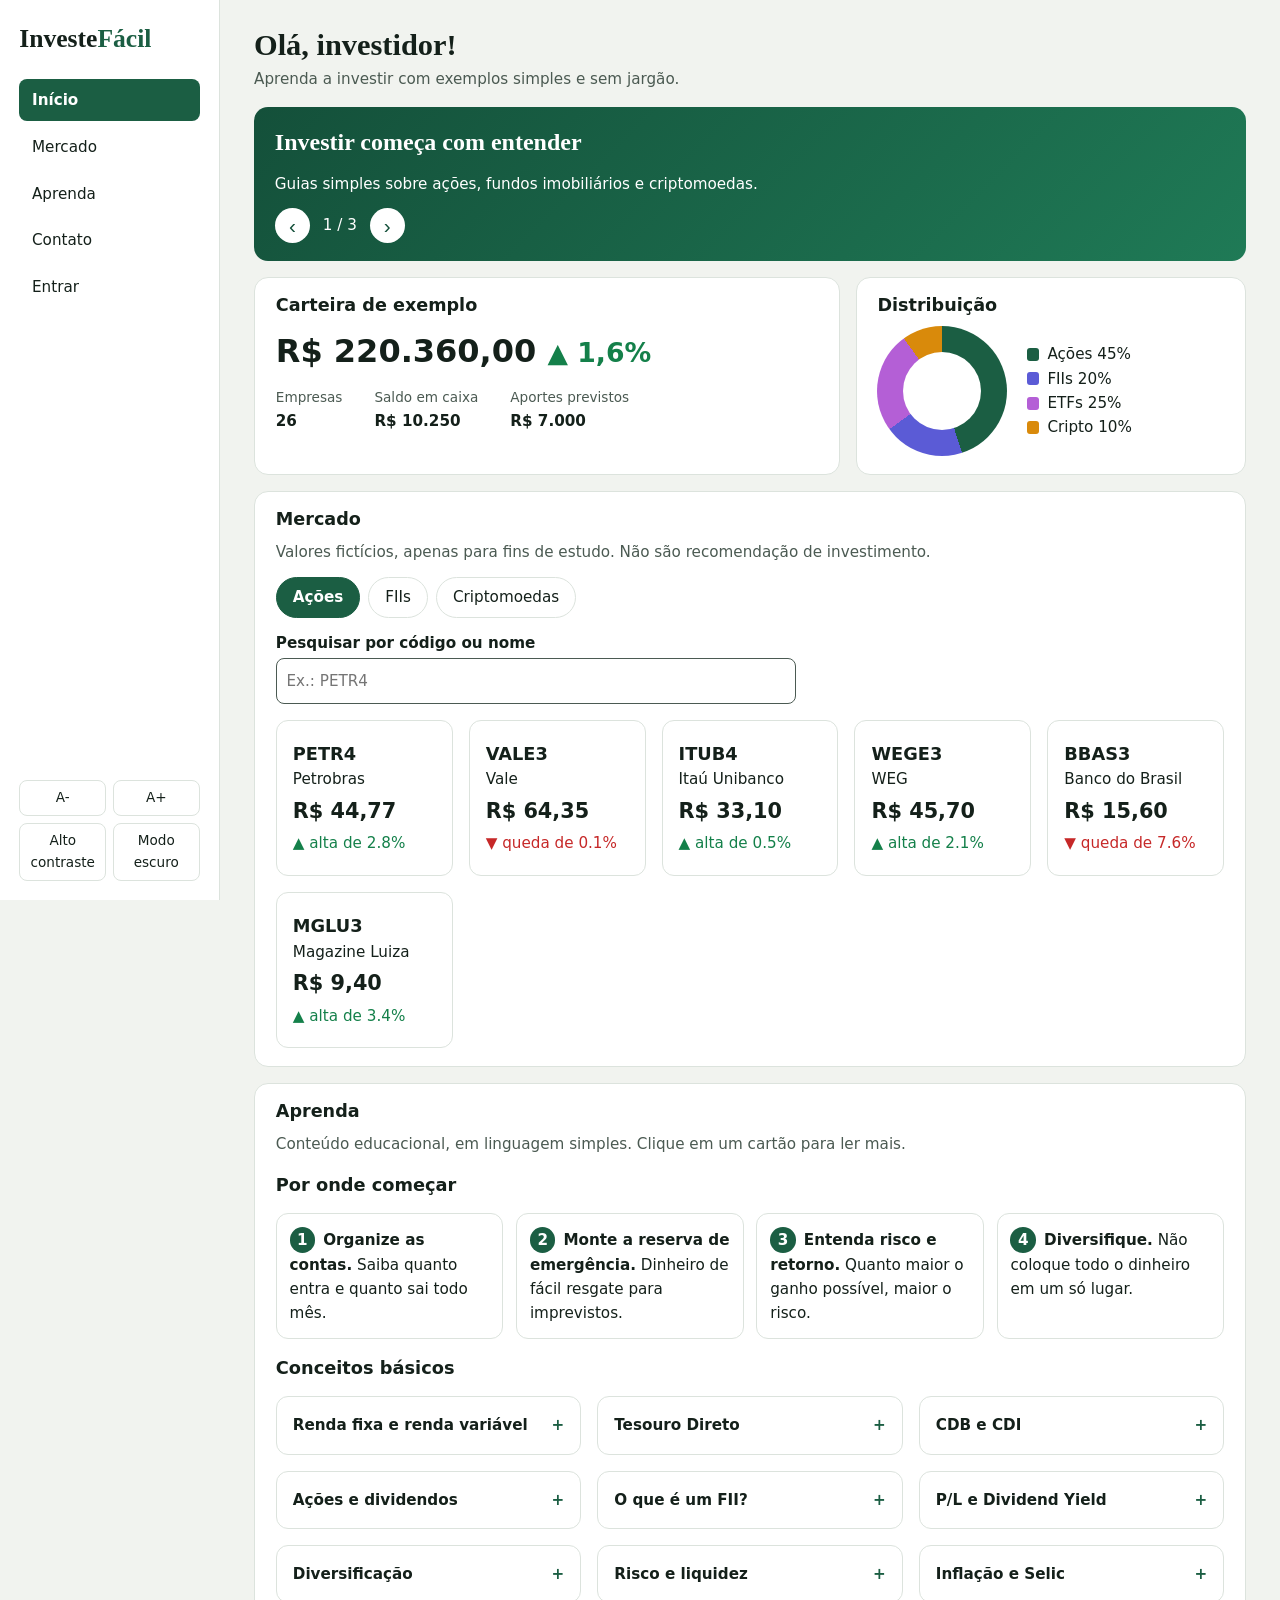
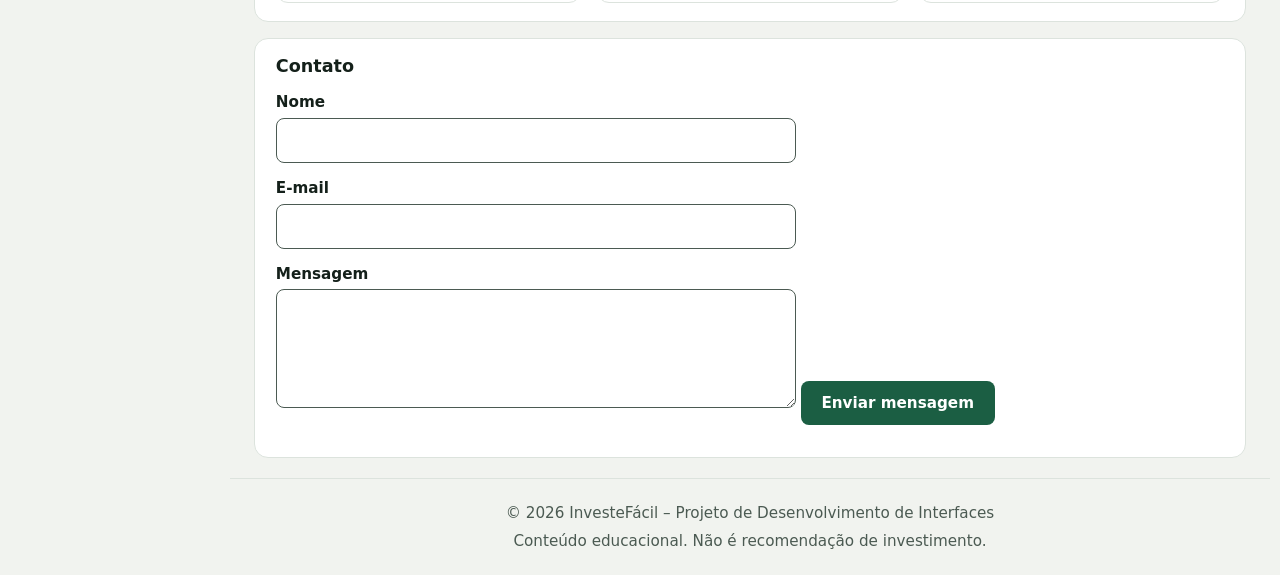
<file: index.html>
<!DOCTYPE html>
<html lang="pt-br">
<head>
<meta charset="UTF-8">
<meta name="viewport" content="width=device-width, initial-scale=1">
<title>InvesteFácil – Aprenda a investir</title>
<link rel="stylesheet" href="css/style.css">
</head>
<body>
<a class="skip" href="#main">Pular para o conteúdo</a>
<div class="app">
<aside class="side">
  <a class="logo" href="index.html">Investe<b>Fácil</b></a>
  <nav aria-label="Principal">
    <a class="on" href="#inicio" aria-current="page">Início</a>
    <a href="#mercado">Mercado</a>
    <a href="#aprenda">Aprenda</a>
    <a href="#contato">Contato</a>
    <a href="login.html">Entrar</a>
  </nav>
  <div class="a11y" role="group" aria-label="Acessibilidade">
    <button id="fMenos" aria-label="Diminuir fonte">A-</button>
    <button id="fMais" aria-label="Aumentar fonte">A+</button>
    <button id="contraste" aria-pressed="false">Alto contraste</button>
    <button id="tema" aria-pressed="false">Modo escuro</button>
  </div>
</aside>

<main class="main" id="main">
  <header id="inicio">
    <h1 class="ola">Olá, investidor!</h1>
    <p class="mut">Aprenda a investir com exemplos simples e sem jargão.</p>
  </header>

  <section class="panel hero" aria-label="Destaques">
    <div id="carousel">
      <div class="slide ativo"><h2>Investir começa com entender</h2><p>Guias simples sobre ações, fundos imobiliários e criptomoedas.</p></div>
      <div class="slide"><h2>Acompanhe o mercado</h2><p>Veja cotações de exemplo e pesquise por código ou nome.</p></div>
      <div class="slide"><h2>Dividendos, explicados</h2><p>Aprenda como as empresas repartem o lucro com você.</p></div>
      <div class="ctrl">
        <button id="prev" aria-label="Slide anterior">‹</button>
        <span id="pos" aria-live="polite">1 / 3</span>
        <button id="next" aria-label="Próximo slide">›</button>
      </div>
    </div>
  </section>

  <div class="cols">
    <section class="panel" aria-label="Carteira de exemplo">
      <h2>Carteira de exemplo</h2>
      <p class="valor">R$ 220.360,00 <small class="up">▲ 1,6%</small></p>
      <div class="stats">
        <div><span>Empresas</span><b>26</b></div>
        <div><span>Saldo em caixa</span><b>R$ 10.250</b></div>
        <div><span>Aportes previstos</span><b>R$ 7.000</b></div>
      </div>
      <div id="grafico"></div>
    </section>
    <section class="panel" aria-label="Distribuição da carteira">
      <h2>Distribuição</h2>
      <div class="donutbox">
        <div class="donut" role="img" aria-label="Ações 45%, FIIs 20%, ETFs 25%, Cripto 10%"></div>
        <ul class="leg">
          <li><i style="background:var(--c1)"></i>Ações 45%</li>
          <li><i style="background:var(--c2)"></i>FIIs 20%</li>
          <li><i style="background:var(--c3)"></i>ETFs 25%</li>
          <li><i style="background:var(--c4)"></i>Cripto 10%</li>
        </ul>
      </div>
    </section>
  </div>

  <section id="mercado" class="panel">
    <h2>Mercado</h2>
    <p class="aviso">Valores fictícios, apenas para fins de estudo. Não são recomendação de investimento.</p>
    <div class="tabs" role="tablist" aria-label="Categorias">
      <button role="tab" aria-selected="true" data-aba="acoes">Ações</button>
      <button role="tab" aria-selected="false" data-aba="fiis">FIIs</button>
      <button role="tab" aria-selected="false" data-aba="criptos">Criptomoedas</button>
    </div>
    <label for="busca">Pesquisar por código ou nome</label>
    <input type="search" id="busca" placeholder="Ex.: PETR4">
    <div class="grid" id="cards" role="tabpanel" aria-live="polite"></div>
  </section>

  <section id="aprenda" class="panel">
    <h2>Aprenda</h2>
    <p class="aviso">Conteúdo educacional, em linguagem simples. Clique em um cartão para ler mais.</p>

    <h3>Por onde começar</h3>
    <ol class="trilha">
      <li><b>Organize as contas.</b> Saiba quanto entra e quanto sai todo mês.</li>
      <li><b>Monte a reserva de emergência.</b> Dinheiro de fácil resgate para imprevistos.</li>
      <li><b>Entenda risco e retorno.</b> Quanto maior o ganho possível, maior o risco.</li>
      <li><b>Diversifique.</b> Não coloque todo o dinheiro em um só lugar.</li>
    </ol>

    <h3>Conceitos básicos</h3>
    <div class="grid">
      <details class="card"><summary>Renda fixa e renda variável</summary>
        <p>Na renda fixa, a regra de rendimento é conhecida na hora da aplicação, como uma taxa combinada ou atrelada a um índice. Na renda variável, como ações e FIIs, o retorno muda com o mercado e pode ser negativo.</p></details>
      <details class="card"><summary>Tesouro Direto</summary>
        <p>Você empresta dinheiro ao governo federal e recebe juros em troca. É considerado um dos investimentos mais seguros do país. Há títulos atrelados à Selic, à inflação (IPCA) ou com taxa definida na compra. Vender antes do vencimento pode render menos em alguns títulos.</p></details>
      <details class="card"><summary>CDB e CDI</summary>
        <p>O CDB é um empréstimo que você faz a um banco. Muitos pagam um percentual do CDI, taxa que acompanha de perto a Selic. O FGC protege até R$ 250 mil por CPF em cada instituição, dentro das regras dele.</p></details>
      <details class="card"><summary>Ações e dividendos</summary>
        <p>Uma ação é uma pequena parte de uma empresa. Você pode ganhar quando o preço sobe ou quando a empresa reparte parte do lucro (dividendos). O preço também pode cair, e você pode perder dinheiro.</p></details>
      <details class="card"><summary>O que é um FII?</summary>
        <p>Fundos imobiliários reúnem o dinheiro de muitos investidores para aplicar em imóveis ou em títulos do setor. A maioria distribui rendimentos todo mês, e o valor varia. As cotas são negociadas na bolsa, como ações.</p></details>
      <details class="card"><summary>P/L e Dividend Yield</summary>
        <p>O P/L divide o preço da ação pelo lucro por ação e mostra quantos anos de lucro o preço atual representa. O Dividend Yield divide os dividendos pagos em 12 meses pelo preço e mostra o retorno em dividendos. Nenhum dos dois, sozinho, diz se vale a pena comprar.</p></details>
      <details class="card"><summary>Diversificação</summary>
        <p>Distribuir o dinheiro entre tipos diferentes de investimento (renda fixa, ações, FIIs) e entre várias empresas reduz o impacto de uma queda isolada. É a ideia de não colocar todos os ovos na mesma cesta.</p></details>
      <details class="card"><summary>Risco e liquidez</summary>
        <p>Risco é a chance de o resultado ser diferente do esperado, inclusive perder dinheiro. Liquidez é a rapidez com que você transforma o investimento em dinheiro. A poupança tem liquidez alta, e um imóvel tem liquidez baixa.</p></details>
      <details class="card"><summary>Inflação e Selic</summary>
        <p>Inflação é o aumento geral dos preços: ela reduz o poder de compra do dinheiro parado. A Selic é a taxa básica de juros do país, definida pelo Banco Central. Quando a Selic sobe, a renda fixa tende a render mais.</p></details>
    </div>
  </section>

  <section id="contato" class="panel">
    <h2>Contato</h2>
    <form id="formContato" novalidate>
      <label for="nome">Nome</label>
      <input id="nome" name="nome" required autocomplete="name">
      <label for="email">E-mail</label>
      <input id="email" name="email" type="email" required autocomplete="email">
      <label for="msg">Mensagem</label>
      <textarea id="msg" name="msg" rows="4" required></textarea>
      <button type="submit" class="btn">Enviar mensagem</button>
      <p id="retorno" role="status"></p>
    </form>
  </section>

  <footer class="rodape">
    <p>© 2026 InvesteFácil – Projeto de Desenvolvimento de Interfaces</p>
    <p>Conteúdo educacional. Não é recomendação de investimento.</p>
  </footer>
</main>
</div>
<script src="js/script.js"></script>
</body>
</html>
</file>
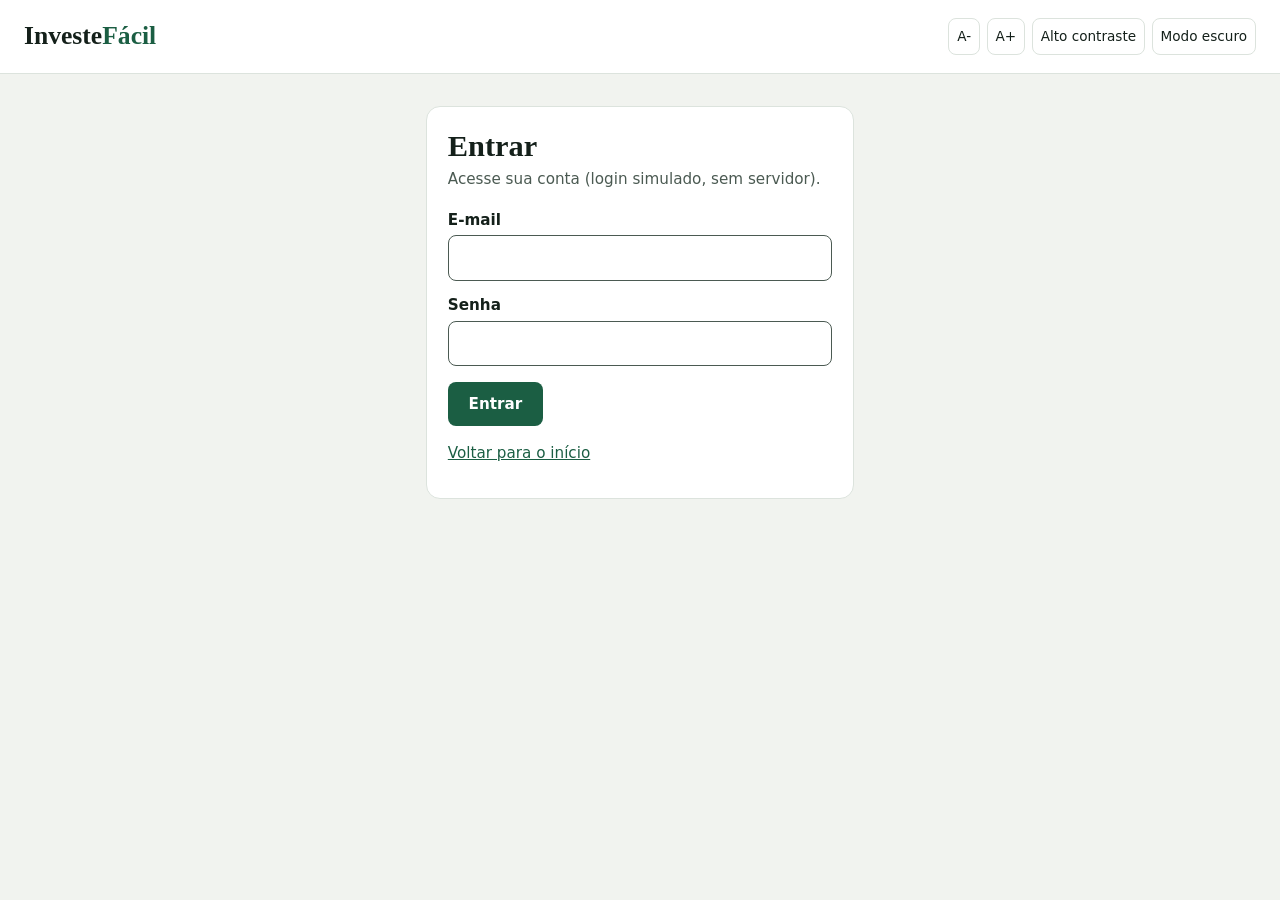
<file: login.html>
<!DOCTYPE html>
<html lang="pt-br">
<head>
<meta charset="UTF-8">
<meta name="viewport" content="width=device-width, initial-scale=1">
<title>Entrar – InvesteFácil</title>
<link rel="stylesheet" href="css/style.css">
</head>
<body>
<header class="topo">
  <a class="logo" href="index.html">Investe<b>Fácil</b></a>
  <div class="a11y" role="group" aria-label="Acessibilidade">
    <button id="fMenos" aria-label="Diminuir fonte">A-</button>
    <button id="fMais" aria-label="Aumentar fonte">A+</button>
    <button id="contraste" aria-pressed="false">Alto contraste</button>
    <button id="tema" aria-pressed="false">Modo escuro</button>
  </div>
</header>
<main class="centro" id="main">
  <section class="panel">
    <h1 class="ola">Entrar</h1>
    <p class="mut">Acesse sua conta (login simulado, sem servidor).</p>
    <form id="formLogin" novalidate>
      <label for="lemail">E-mail</label>
      <input id="lemail" type="email" required autocomplete="email">
      <label for="lsenha">Senha</label>
      <input id="lsenha" type="password" required autocomplete="current-password">
      <button type="submit" class="btn">Entrar</button>
      <p id="retorno" role="status"></p>
    </form>
    <p><a href="index.html">Voltar para o início</a></p>
  </section>
</main>
<script src="js/script.js"></script>
</body>
</html>
</file>
<file: css/style.css>
/* InvesteFácil v2 - painel com barra lateral. Verde-floresta + neutros quentes */
:root{--bg:#F1F3EF;--card:#fff;--side:#fff;--txt:#14201A;--mut:#4B5A52;--acc:#1B5E43;--onacc:#fff;--up:#14804A;--down:#C62828;--bd:#DCE3DD;--c1:#1B5E43;--c2:#5B5BD6;--c3:#B45FD6;--c4:#D98A0B;--fs:100%}
[data-theme=dark]{--bg:#0E1512;--card:#16211C;--side:#121B17;--txt:#E7EEE9;--mut:#B3C2B9;--acc:#4ADE80;--onacc:#0E1512;--up:#4ADE80;--down:#FF8A80;--bd:#28372F;--c1:#4ADE80;--c2:#8B8BFF;--c3:#D79BF0;--c4:#F5B94A}
[data-contrast=alto]{--bg:#000;--card:#000;--side:#000;--txt:#fff;--mut:#fff;--acc:#FFD400;--onacc:#000;--up:#00FF7F;--down:#FF6B6B;--bd:#fff;--c1:#FFD400;--c2:#00FFFF;--c3:#FF7BFF;--c4:#fff}
*{box-sizing:border-box}
html{font-size:var(--fs);scroll-behavior:smooth}
body{font-size:.95rem;margin:0;font-family:system-ui,"Segoe UI",Arial,sans-serif;line-height:1.6;background:var(--bg);color:var(--txt)}
:focus-visible{outline:3px solid #FFB800;outline-offset:2px}
.skip{position:absolute;left:-999px;background:#fff;color:#000;padding:.5rem}
.skip:focus{left:0;z-index:9}
a{color:var(--acc)}
h1,h2,h3{line-height:1.2}
.app{display:grid;grid-template-columns:220px minmax(0,1fr);min-height:100vh}
.side{position:sticky;top:0;height:100vh;overflow:auto;display:flex;flex-direction:column;gap:1.2rem;padding:1.2rem;background:var(--side);border-right:1px solid var(--bd)}
.logo{font-family:Georgia,"Times New Roman",serif;font-size:1.6rem;font-weight:700;color:var(--txt);text-decoration:none}
.logo b{color:var(--acc)}
.side nav{display:flex;flex-direction:column;gap:.3rem}
.side nav a{padding:.55rem .8rem;border-radius:8px;color:var(--txt);text-decoration:none}
.side nav a:hover{background:var(--bg)}
.side nav a.on{background:var(--acc);color:var(--onacc);font-weight:600}
.a11y{margin-top:auto;display:grid;grid-template-columns:1fr 1fr;gap:.4rem}
.a11y button{padding:.4rem .5rem;border:1px solid var(--bd);border-radius:8px;background:var(--card);color:var(--txt);font:inherit;font-size:.85rem;cursor:pointer}
.a11y button[aria-pressed=true]{background:var(--acc);color:var(--onacc);border-color:var(--acc)}
.main{padding:1.5rem 1.5rem 0;max-width:1040px;width:100%;margin:0 auto}
.ola{font-family:Georgia,"Times New Roman",serif;font-size:1.9rem;font-weight:700;margin:.2rem 0}
.mut{color:var(--mut);margin:.2rem 0 1rem}
.panel{background:var(--card);border:1px solid var(--bd);border-radius:14px;padding:1.1rem 1.3rem;margin-bottom:1rem}
.panel h2{margin:0 0 .6rem;font-size:1.1rem}
.hero{background:linear-gradient(135deg,#14503A,#1F7A56);color:#fff;border:0;text-align:left}
.slide{display:none;min-height:80px}
.slide.ativo{display:block}
.slide h2{font-family:Georgia,serif;font-size:1.5rem;margin:.2rem 0}
.ctrl{display:flex;gap:.8rem;align-items:center}
.ctrl button{width:2.2rem;height:2.2rem;border:0;border-radius:50%;background:#fff;color:#14503A;font-size:1.3rem;cursor:pointer}
.cols{display:grid;grid-template-columns:3fr 2fr;gap:1rem}
.valor{font-size:2rem;font-weight:700;margin:0}
.stats{display:flex;gap:2rem;flex-wrap:wrap;margin:.6rem 0}
.stats span{display:block;color:var(--mut);font-size:.85rem}
#grafico svg{width:100%;height:110px;display:block}
#grafico polyline{fill:none;stroke:var(--acc);stroke-width:2.5;vector-effect:non-scaling-stroke}
.donutbox{display:flex;align-items:center;gap:1.2rem;flex-wrap:wrap}
.donut{width:130px;height:130px;border-radius:50%;position:relative;background:conic-gradient(var(--c1) 0 45%,var(--c2) 45% 65%,var(--c3) 65% 90%,var(--c4) 90% 100%)}
.donut::after{content:"";position:absolute;inset:26px;border-radius:50%;background:var(--card)}
.leg{list-style:none;margin:0;padding:0}
.leg li{display:flex;gap:.5rem;align-items:center}
.leg i{width:.8rem;height:.8rem;border-radius:3px;display:inline-block}
.aviso{color:var(--mut);margin:0 0 .8rem}
.tabs{display:flex;gap:.5rem;flex-wrap:wrap;margin-bottom:.8rem}
.tabs button{padding:.45rem 1rem;border:1px solid var(--bd);border-radius:999px;background:var(--card);color:var(--txt);font:inherit;cursor:pointer}
.tabs button[aria-selected=true]{background:var(--acc);color:var(--onacc);border-color:var(--acc);font-weight:700}
label{display:block;margin:.8rem 0 .2rem;font-weight:600}
input,textarea{width:100%;max-width:520px;padding:.6rem;border:1px solid var(--mut);border-radius:8px;background:var(--card);color:var(--txt);font:inherit}
.grid{display:grid;grid-template-columns:repeat(auto-fill,minmax(170px,1fr));gap:1rem;margin-top:1rem}
.card{border:1px solid var(--bd);border-radius:12px;padding:1rem;background:var(--card)}
.card h3{margin:.4rem 0 0}
.card p{margin:.2rem 0}
.av{display:inline-grid;place-items:center;width:2.2rem;height:2.2rem;border-radius:50%;background:var(--acc);color:var(--onacc);font-weight:700;font-size:.8rem}
.preco{font-size:1.3rem;font-weight:700}
.up{color:var(--up)}.down{color:var(--down)}
.btn{margin-top:1rem;padding:.6rem 1.3rem;border:0;border-radius:8px;background:var(--acc);color:var(--onacc);font:inherit;font-weight:700;cursor:pointer}
.rodape{margin:1.2rem -1.5rem 0;padding:1.2rem;text-align:center;color:var(--mut);border-top:1px solid var(--bd)}
.rodape p{margin:.2rem}
.centro{max-width:460px;margin:2rem auto;padding:0 1rem}
.topo{display:flex;justify-content:space-between;align-items:center;flex-wrap:wrap;gap:.8rem;padding:1rem 1.5rem;background:var(--side);border-bottom:1px solid var(--bd)}
.topo .a11y{margin:0;grid-template-columns:repeat(4,auto)}
#grafico:empty{display:none}
#aprenda .grid{grid-template-columns:repeat(3,1fr)}
@media(max-width:820px){
 #aprenda .grid{grid-template-columns:1fr}
 .app{grid-template-columns:1fr}
 .side{position:static;height:auto;flex-direction:row;flex-wrap:wrap;align-items:center;border-right:0;border-bottom:1px solid var(--bd)}
 .side nav{flex-direction:row;flex-wrap:wrap}
 .a11y{margin-top:0;grid-template-columns:repeat(4,auto)}
 .main{padding:1rem 1rem 0}.rodape{margin:1.5rem -1rem 0}
 .cols{grid-template-columns:1fr}
}
@media(prefers-reduced-motion:reduce){*{transition:none!important;animation:none!important;scroll-behavior:auto!important}}
#aprenda .grid{align-items:start}
.trilha{list-style:none;margin:0 0 1rem;padding:0;display:grid;grid-template-columns:repeat(auto-fit,minmax(190px,1fr));gap:.8rem;counter-reset:p}
.trilha li{counter-increment:p;border:1px solid var(--bd);border-radius:12px;padding:.8rem;background:var(--card)}
.trilha li::before{content:counter(p);display:inline-grid;place-items:center;width:1.6rem;height:1.6rem;border-radius:50%;background:var(--acc);color:var(--onacc);font-weight:700;margin-right:.5rem}
details.card summary{cursor:pointer;font-weight:700;list-style:none}
details.card summary::-webkit-details-marker{display:none}
details.card summary::after{content:"+";float:right;color:var(--acc);font-weight:700}
details.card[open] summary::after{content:"−"}
</file>
